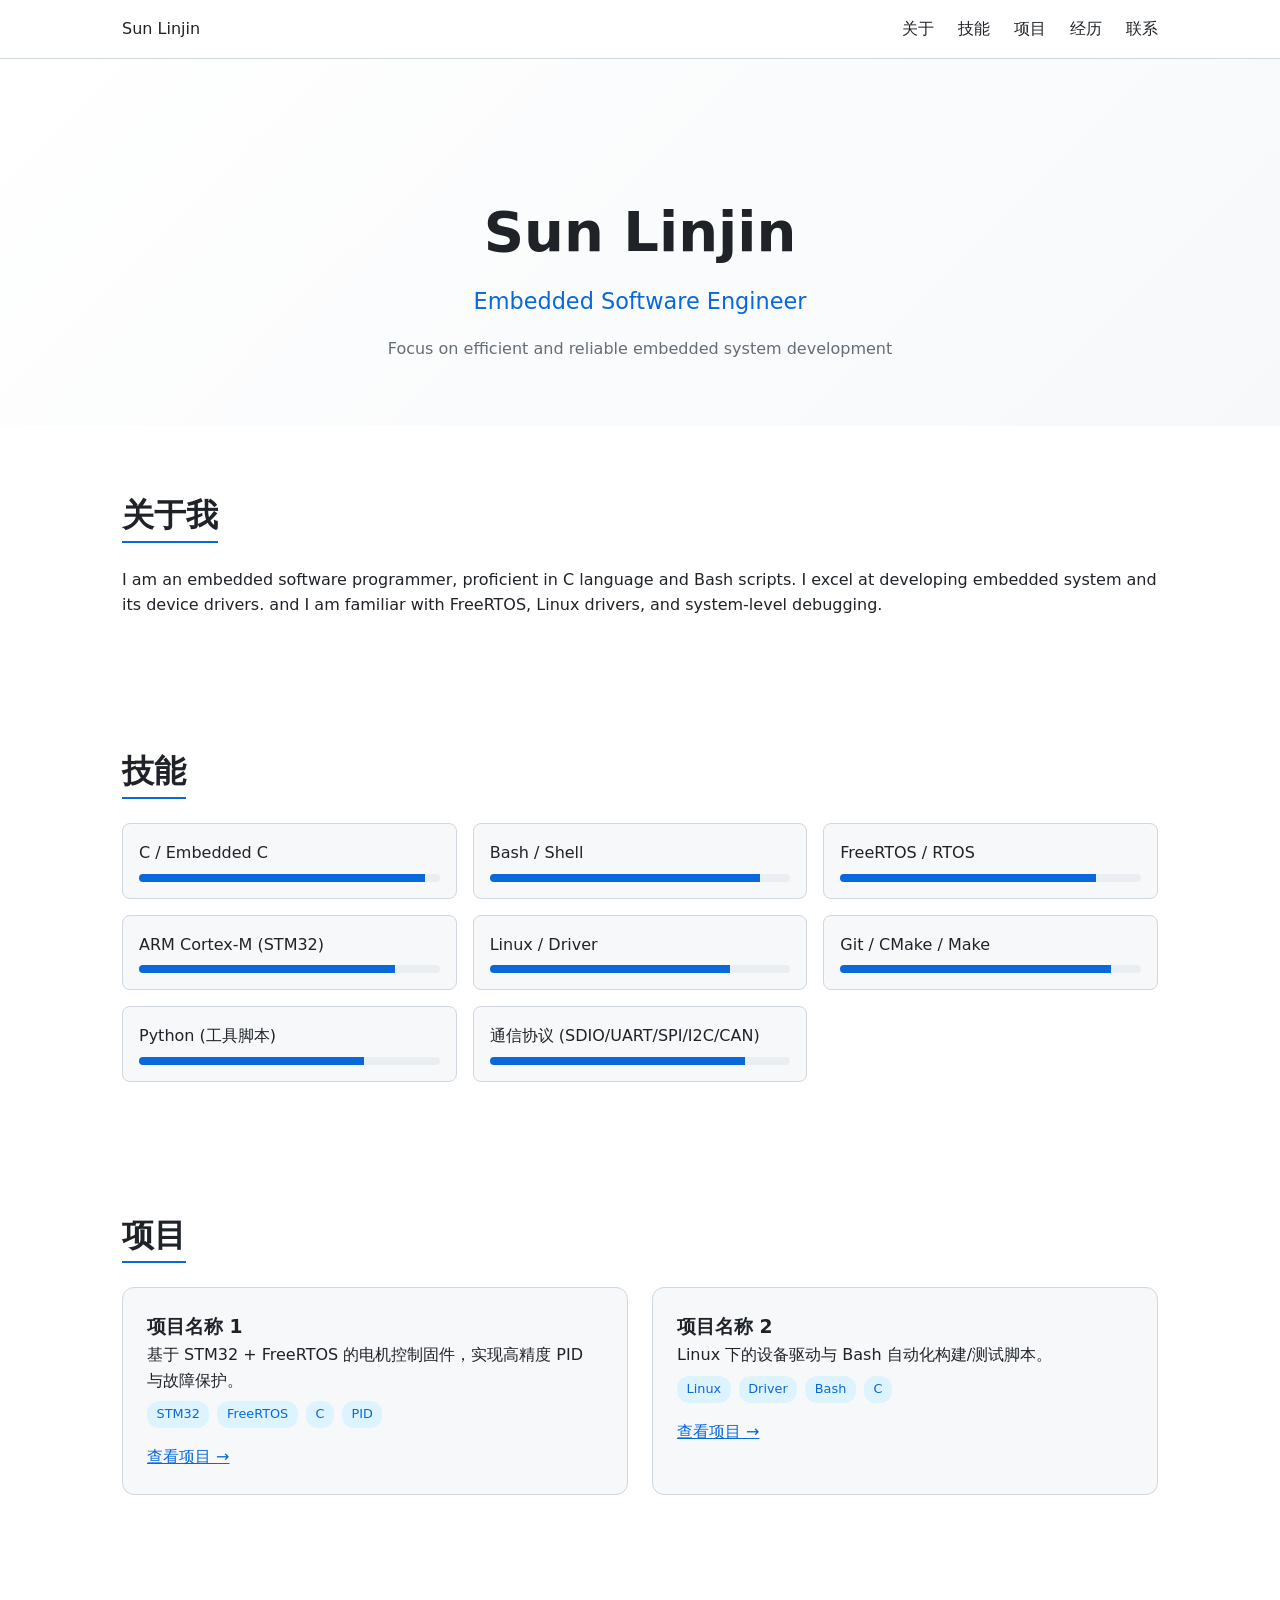
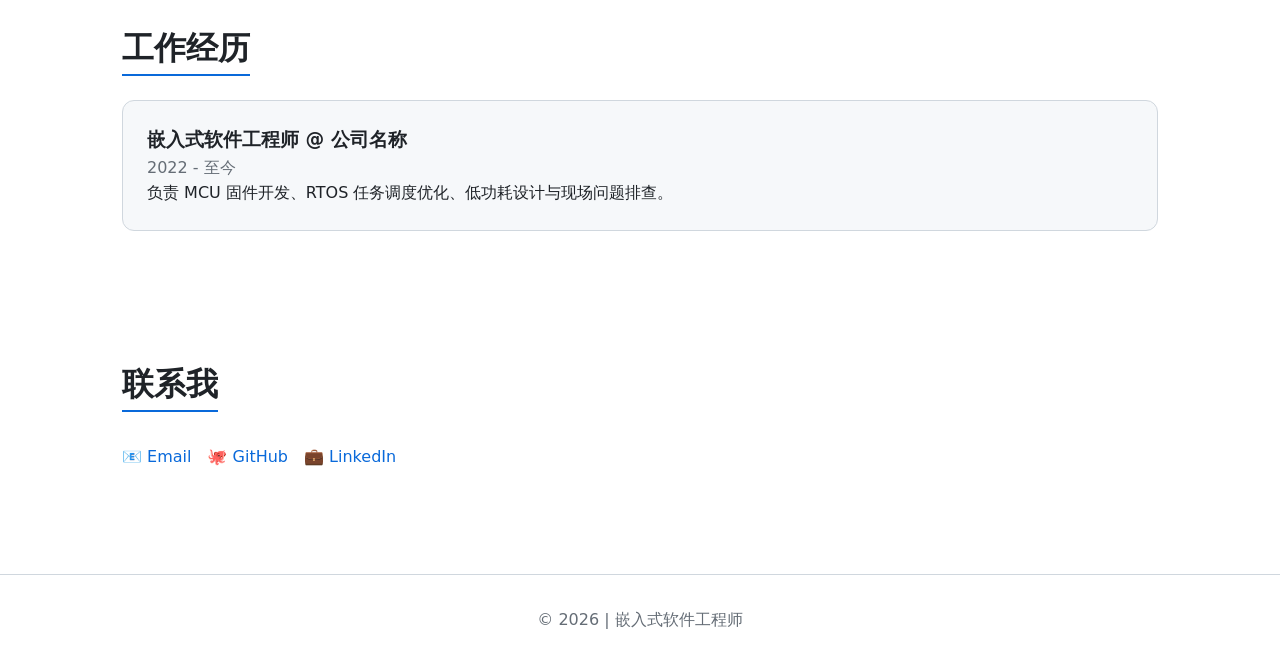
<file: index.html>
<!DOCTYPE html>
<html lang="zh-CN">
<head>
  <meta charset="UTF-8">
  <meta name="viewport" content="width=device-width, initial-scale=1.0">
  <title>个人主页</title>
  <link rel="stylesheet" href="style.css">
</head>
<body>
  <header>
    <nav>
      <div class="logo" id="nav-name"></div>
      <ul>
        <li><a href="#about">关于</a></li>
        <li><a href="#skills">技能</a></li>
        <li><a href="#projects">项目</a></li>
        <li><a href="#experience">经历</a></li>
        <li><a href="#contact">联系</a></li>
      </ul>
    </nav>
  </header>

  <section class="hero" id="hero">
    <h1 id="hero-name"></h1>
    <p class="subtitle" id="hero-title"></p>
    <p class="tagline" id="hero-tagline"></p>
  </section>

  <section id="about" class="section">
    <h2>关于我</h2>
    <p id="about-text"></p>
  </section>

  <section id="skills" class="section">
    <h2>技能</h2>
    <div id="skills-container" class="skills-grid"></div>
  </section>

  <section id="projects" class="section">
    <h2>项目</h2>
    <div id="projects-container" class="cards"></div>
  </section>

  <section id="experience" class="section">
    <h2>工作经历</h2>
    <div id="experience-container"></div>
  </section>

  <section id="contact" class="section">
    <h2>联系我</h2>
    <div id="contact-container" class="contact-links"></div>
  </section>

  <footer>
    <p>© <span id="year"></span> | 嵌入式软件工程师</p>
  </footer>

  <script src="config.js"></script>
  <script src="script.js"></script>
</body>
</html>
</file>
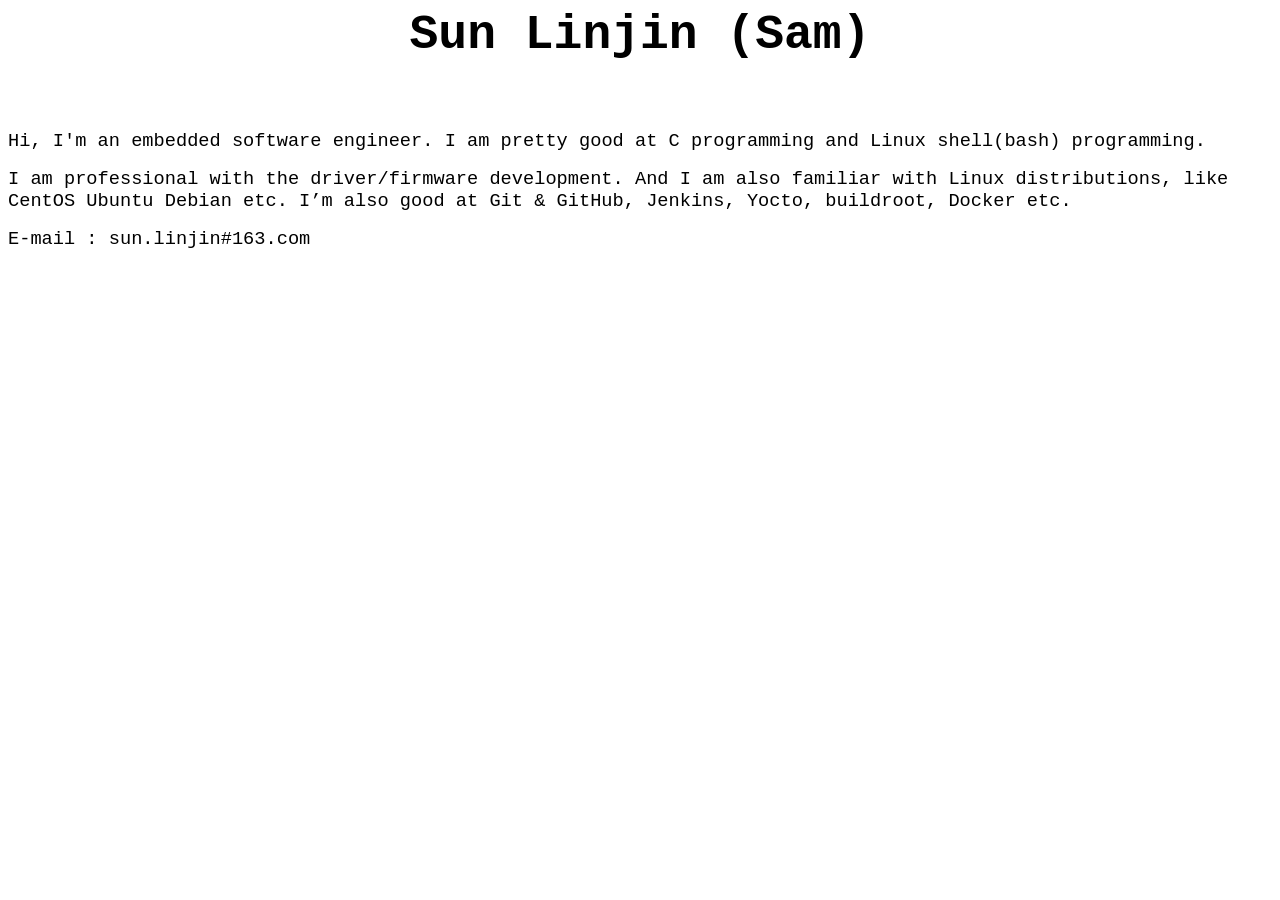
<file: Version_2026.11.24/index.html>
<!DOCTYPE HTML PUBLIC "-//W3C//DTD HTML 4.0 Transitional//EN">
<html>
<head>
	<meta http-equiv="content-type" content="text/html; charset=utf-8"/>
	<title></title>
	<meta name="generator" content="LibreOffice 6.0.7.3 (Linux)"/>
	<meta name="created" content="00:00:00"/>
	<meta name="changed" content="2020-04-10T16:11:20.432883574"/>
	<meta name="Originator" content="Microsoft Word 15"/>
	<meta name="ProgId" content="Word.Document"/>
	<meta name="created" content="00:00:00">
	<!--[if !mso]>
<style>
v\:* {behavior:url(#default#VML);}
o\:* {behavior:url(#default#VML);}
w\:* {behavior:url(#default#VML);}
.shape {behavior:url(#default#VML);}
</style>
<![endif]-->
	<!--[if gte mso 9]><xml>
 <w:WordDocument>
  <w:View>Print</w:View>
  <w:TrackMoves>false</w:TrackMoves>
  <w:TrackFormatting/>
  <w:ValidateAgainstSchemas/>
  <w:SaveIfXMLInvalid>false</w:SaveIfXMLInvalid>
  <w:IgnoreMixedContent>false</w:IgnoreMixedContent>
  <w:AlwaysShowPlaceholderText>false</w:AlwaysShowPlaceholderText>
  <w:DoNotPromoteQF/>
  <w:LidThemeOther>EN-US</w:LidThemeOther>
  <w:LidThemeAsian>ZH-CN</w:LidThemeAsian>
  <w:LidThemeComplexScript>X-NONE</w:LidThemeComplexScript>
  <w:Compatibility>
   <w:BreakWrappedTables/>
   <w:SplitPgBreakAndParaMark/>
   <w:UseFELayout/>
  </w:Compatibility>
  <w:BrowserLevel>MicrosoftInternetExplorer4</w:BrowserLevel>
  <m:mathPr>
   <m:mathFont m:val="Cambria Math"/>
   <m:brkBin m:val="before"/>
   <m:brkBinSub m:val="&#45;-"/>
   <m:smallFrac m:val="off"/>
   <m:dispDef/>
   <m:lMargin m:val="0"/>
   <m:rMargin m:val="0"/>
   <m:defJc m:val="centerGroup"/>
   <m:wrapIndent m:val="1440"/>
   <m:intLim m:val="subSup"/>
   <m:naryLim m:val="undOvr"/>
  </m:mathPr></w:WordDocument>
</xml><![endif]-->
	<!--[if gte mso 9]><xml>
 <w:LatentStyles DefLockedState="false" DefUnhideWhenUsed="false"
  DefSemiHidden="false" DefQFormat="false" DefPriority="99"
  LatentStyleCount="377">
  <w:LsdException Locked="false" Priority="0" QFormat="true" Name="Normal"/>
  <w:LsdException Locked="false" Priority="9" QFormat="true" Name="heading 1"/>
  <w:LsdException Locked="false" Priority="9" SemiHidden="true"
   UnhideWhenUsed="true" QFormat="true" Name="heading 2"/>
  <w:LsdException Locked="false" Priority="9" SemiHidden="true"
   UnhideWhenUsed="true" QFormat="true" Name="heading 3"/>
  <w:LsdException Locked="false" Priority="9" SemiHidden="true"
   UnhideWhenUsed="true" QFormat="true" Name="heading 4"/>
  <w:LsdException Locked="false" Priority="9" SemiHidden="true"
   UnhideWhenUsed="true" QFormat="true" Name="heading 5"/>
  <w:LsdException Locked="false" Priority="9" SemiHidden="true"
   UnhideWhenUsed="true" QFormat="true" Name="heading 6"/>
  <w:LsdException Locked="false" Priority="9" SemiHidden="true"
   UnhideWhenUsed="true" QFormat="true" Name="heading 7"/>
  <w:LsdException Locked="false" Priority="9" SemiHidden="true"
   UnhideWhenUsed="true" QFormat="true" Name="heading 8"/>
  <w:LsdException Locked="false" Priority="9" SemiHidden="true"
   UnhideWhenUsed="true" QFormat="true" Name="heading 9"/>
  <w:LsdException Locked="false" SemiHidden="true" UnhideWhenUsed="true"
   Name="index 1"/>
  <w:LsdException Locked="false" SemiHidden="true" UnhideWhenUsed="true"
   Name="index 2"/>
  <w:LsdException Locked="false" SemiHidden="true" UnhideWhenUsed="true"
   Name="index 3"/>
  <w:LsdException Locked="false" SemiHidden="true" UnhideWhenUsed="true"
   Name="index 4"/>
  <w:LsdException Locked="false" SemiHidden="true" UnhideWhenUsed="true"
   Name="index 5"/>
  <w:LsdException Locked="false" SemiHidden="true" UnhideWhenUsed="true"
   Name="index 6"/>
  <w:LsdException Locked="false" SemiHidden="true" UnhideWhenUsed="true"
   Name="index 7"/>
  <w:LsdException Locked="false" SemiHidden="true" UnhideWhenUsed="true"
   Name="index 8"/>
  <w:LsdException Locked="false" SemiHidden="true" UnhideWhenUsed="true"
   Name="index 9"/>
  <w:LsdException Locked="false" Priority="39" SemiHidden="true"
   UnhideWhenUsed="true" Name="toc 1"/>
  <w:LsdException Locked="false" Priority="39" SemiHidden="true"
   UnhideWhenUsed="true" Name="toc 2"/>
  <w:LsdException Locked="false" Priority="39" SemiHidden="true"
   UnhideWhenUsed="true" Name="toc 3"/>
  <w:LsdException Locked="false" Priority="39" SemiHidden="true"
   UnhideWhenUsed="true" Name="toc 4"/>
  <w:LsdException Locked="false" Priority="39" SemiHidden="true"
   UnhideWhenUsed="true" Name="toc 5"/>
  <w:LsdException Locked="false" Priority="39" SemiHidden="true"
   UnhideWhenUsed="true" Name="toc 6"/>
  <w:LsdException Locked="false" Priority="39" SemiHidden="true"
   UnhideWhenUsed="true" Name="toc 7"/>
  <w:LsdException Locked="false" Priority="39" SemiHidden="true"
   UnhideWhenUsed="true" Name="toc 8"/>
  <w:LsdException Locked="false" Priority="39" SemiHidden="true"
   UnhideWhenUsed="true" Name="toc 9"/>
  <w:LsdException Locked="false" SemiHidden="true" UnhideWhenUsed="true"
   Name="Normal Indent"/>
  <w:LsdException Locked="false" SemiHidden="true" UnhideWhenUsed="true"
   Name="footnote text"/>
  <w:LsdException Locked="false" SemiHidden="true" UnhideWhenUsed="true"
   Name="annotation text"/>
  <w:LsdException Locked="false" SemiHidden="true" UnhideWhenUsed="true"
   Name="header"/>
  <w:LsdException Locked="false" SemiHidden="true" UnhideWhenUsed="true"
   Name="footer"/>
  <w:LsdException Locked="false" SemiHidden="true" UnhideWhenUsed="true"
   Name="index heading"/>
  <w:LsdException Locked="false" Priority="35" SemiHidden="true"
   UnhideWhenUsed="true" QFormat="true" Name="caption"/>
  <w:LsdException Locked="false" SemiHidden="true" UnhideWhenUsed="true"
   Name="table of figures"/>
  <w:LsdException Locked="false" SemiHidden="true" UnhideWhenUsed="true"
   Name="envelope address"/>
  <w:LsdException Locked="false" SemiHidden="true" UnhideWhenUsed="true"
   Name="envelope return"/>
  <w:LsdException Locked="false" SemiHidden="true" UnhideWhenUsed="true"
   Name="footnote reference"/>
  <w:LsdException Locked="false" SemiHidden="true" UnhideWhenUsed="true"
   Name="annotation reference"/>
  <w:LsdException Locked="false" SemiHidden="true" UnhideWhenUsed="true"
   Name="line number"/>
  <w:LsdException Locked="false" SemiHidden="true" UnhideWhenUsed="true"
   Name="page number"/>
  <w:LsdException Locked="false" SemiHidden="true" UnhideWhenUsed="true"
   Name="endnote reference"/>
  <w:LsdException Locked="false" SemiHidden="true" UnhideWhenUsed="true"
   Name="endnote text"/>
  <w:LsdException Locked="false" SemiHidden="true" UnhideWhenUsed="true"
   Name="table of authorities"/>
  <w:LsdException Locked="false" SemiHidden="true" UnhideWhenUsed="true"
   Name="macro"/>
  <w:LsdException Locked="false" SemiHidden="true" UnhideWhenUsed="true"
   Name="toa heading"/>
  <w:LsdException Locked="false" SemiHidden="true" UnhideWhenUsed="true"
   Name="List"/>
  <w:LsdException Locked="false" SemiHidden="true" UnhideWhenUsed="true"
   Name="List Bullet"/>
  <w:LsdException Locked="false" SemiHidden="true" UnhideWhenUsed="true"
   Name="List Number"/>
  <w:LsdException Locked="false" SemiHidden="true" UnhideWhenUsed="true"
   Name="List 2"/>
  <w:LsdException Locked="false" SemiHidden="true" UnhideWhenUsed="true"
   Name="List 3"/>
  <w:LsdException Locked="false" SemiHidden="true" UnhideWhenUsed="true"
   Name="List 4"/>
  <w:LsdException Locked="false" SemiHidden="true" UnhideWhenUsed="true"
   Name="List 5"/>
  <w:LsdException Locked="false" SemiHidden="true" UnhideWhenUsed="true"
   Name="List Bullet 2"/>
  <w:LsdException Locked="false" SemiHidden="true" UnhideWhenUsed="true"
   Name="List Bullet 3"/>
  <w:LsdException Locked="false" SemiHidden="true" UnhideWhenUsed="true"
   Name="List Bullet 4"/>
  <w:LsdException Locked="false" SemiHidden="true" UnhideWhenUsed="true"
   Name="List Bullet 5"/>
  <w:LsdException Locked="false" SemiHidden="true" UnhideWhenUsed="true"
   Name="List Number 2"/>
  <w:LsdException Locked="false" SemiHidden="true" UnhideWhenUsed="true"
   Name="List Number 3"/>
  <w:LsdException Locked="false" SemiHidden="true" UnhideWhenUsed="true"
   Name="List Number 4"/>
  <w:LsdException Locked="false" SemiHidden="true" UnhideWhenUsed="true"
   Name="List Number 5"/>
  <w:LsdException Locked="false" Priority="10" QFormat="true" Name="Title"/>
  <w:LsdException Locked="false" SemiHidden="true" UnhideWhenUsed="true"
   Name="Closing"/>
  <w:LsdException Locked="false" SemiHidden="true" UnhideWhenUsed="true"
   Name="Signature"/>
  <w:LsdException Locked="false" Priority="1" SemiHidden="true"
   UnhideWhenUsed="true" Name="Default Paragraph Font"/>
  <w:LsdException Locked="false" SemiHidden="true" UnhideWhenUsed="true"
   Name="Body Text"/>
  <w:LsdException Locked="false" SemiHidden="true" UnhideWhenUsed="true"
   Name="Body Text Indent"/>
  <w:LsdException Locked="false" SemiHidden="true" UnhideWhenUsed="true"
   Name="List Continue"/>
  <w:LsdException Locked="false" SemiHidden="true" UnhideWhenUsed="true"
   Name="List Continue 2"/>
  <w:LsdException Locked="false" SemiHidden="true" UnhideWhenUsed="true"
   Name="List Continue 3"/>
  <w:LsdException Locked="false" SemiHidden="true" UnhideWhenUsed="true"
   Name="List Continue 4"/>
  <w:LsdException Locked="false" SemiHidden="true" UnhideWhenUsed="true"
   Name="List Continue 5"/>
  <w:LsdException Locked="false" SemiHidden="true" UnhideWhenUsed="true"
   Name="Message Header"/>
  <w:LsdException Locked="false" Priority="11" QFormat="true" Name="Subtitle"/>
  <w:LsdException Locked="false" SemiHidden="true" UnhideWhenUsed="true"
   Name="Salutation"/>
  <w:LsdException Locked="false" SemiHidden="true" UnhideWhenUsed="true"
   Name="Date"/>
  <w:LsdException Locked="false" SemiHidden="true" UnhideWhenUsed="true"
   Name="Body Text First Indent"/>
  <w:LsdException Locked="false" SemiHidden="true" UnhideWhenUsed="true"
   Name="Body Text First Indent 2"/>
  <w:LsdException Locked="false" SemiHidden="true" UnhideWhenUsed="true"
   Name="Note Heading"/>
  <w:LsdException Locked="false" SemiHidden="true" UnhideWhenUsed="true"
   Name="Body Text 2"/>
  <w:LsdException Locked="false" SemiHidden="true" UnhideWhenUsed="true"
   Name="Body Text 3"/>
  <w:LsdException Locked="false" SemiHidden="true" UnhideWhenUsed="true"
   Name="Body Text Indent 2"/>
  <w:LsdException Locked="false" SemiHidden="true" UnhideWhenUsed="true"
   Name="Body Text Indent 3"/>
  <w:LsdException Locked="false" SemiHidden="true" UnhideWhenUsed="true"
   Name="Block Text"/>
  <w:LsdException Locked="false" SemiHidden="true" UnhideWhenUsed="true"
   Name="Hyperlink"/>
  <w:LsdException Locked="false" SemiHidden="true" UnhideWhenUsed="true"
   Name="FollowedHyperlink"/>
  <w:LsdException Locked="false" Priority="22" QFormat="true" Name="Strong"/>
  <w:LsdException Locked="false" Priority="20" QFormat="true" Name="Emphasis"/>
  <w:LsdException Locked="false" SemiHidden="true" UnhideWhenUsed="true"
   Name="Document Map"/>
  <w:LsdException Locked="false" SemiHidden="true" UnhideWhenUsed="true"
   Name="Plain Text"/>
  <w:LsdException Locked="false" SemiHidden="true" UnhideWhenUsed="true"
   Name="E-mail Signature"/>
  <w:LsdException Locked="false" SemiHidden="true" UnhideWhenUsed="true"
   Name="HTML Top of Form"/>
  <w:LsdException Locked="false" SemiHidden="true" UnhideWhenUsed="true"
   Name="HTML Bottom of Form"/>
  <w:LsdException Locked="false" SemiHidden="true" UnhideWhenUsed="true"
   Name="Normal (Web)"/>
  <w:LsdException Locked="false" SemiHidden="true" UnhideWhenUsed="true"
   Name="HTML Acronym"/>
  <w:LsdException Locked="false" SemiHidden="true" UnhideWhenUsed="true"
   Name="HTML Address"/>
  <w:LsdException Locked="false" SemiHidden="true" UnhideWhenUsed="true"
   Name="HTML Cite"/>
  <w:LsdException Locked="false" SemiHidden="true" UnhideWhenUsed="true"
   Name="HTML Code"/>
  <w:LsdException Locked="false" SemiHidden="true" UnhideWhenUsed="true"
   Name="HTML Definition"/>
  <w:LsdException Locked="false" SemiHidden="true" UnhideWhenUsed="true"
   Name="HTML Keyboard"/>
  <w:LsdException Locked="false" SemiHidden="true" UnhideWhenUsed="true"
   Name="HTML Preformatted"/>
  <w:LsdException Locked="false" SemiHidden="true" UnhideWhenUsed="true"
   Name="HTML Sample"/>
  <w:LsdException Locked="false" SemiHidden="true" UnhideWhenUsed="true"
   Name="HTML Typewriter"/>
  <w:LsdException Locked="false" SemiHidden="true" UnhideWhenUsed="true"
   Name="HTML Variable"/>
  <w:LsdException Locked="false" SemiHidden="true" UnhideWhenUsed="true"
   Name="Normal Table"/>
  <w:LsdException Locked="false" SemiHidden="true" UnhideWhenUsed="true"
   Name="annotation subject"/>
  <w:LsdException Locked="false" SemiHidden="true" UnhideWhenUsed="true"
   Name="No List"/>
  <w:LsdException Locked="false" SemiHidden="true" UnhideWhenUsed="true"
   Name="Outline List 1"/>
  <w:LsdException Locked="false" SemiHidden="true" UnhideWhenUsed="true"
   Name="Outline List 2"/>
  <w:LsdException Locked="false" SemiHidden="true" UnhideWhenUsed="true"
   Name="Outline List 3"/>
  <w:LsdException Locked="false" SemiHidden="true" UnhideWhenUsed="true"
   Name="Table Simple 1"/>
  <w:LsdException Locked="false" SemiHidden="true" UnhideWhenUsed="true"
   Name="Table Simple 2"/>
  <w:LsdException Locked="false" SemiHidden="true" UnhideWhenUsed="true"
   Name="Table Simple 3"/>
  <w:LsdException Locked="false" SemiHidden="true" UnhideWhenUsed="true"
   Name="Table Classic 1"/>
  <w:LsdException Locked="false" SemiHidden="true" UnhideWhenUsed="true"
   Name="Table Classic 2"/>
  <w:LsdException Locked="false" SemiHidden="true" UnhideWhenUsed="true"
   Name="Table Classic 3"/>
  <w:LsdException Locked="false" SemiHidden="true" UnhideWhenUsed="true"
   Name="Table Classic 4"/>
  <w:LsdException Locked="false" SemiHidden="true" UnhideWhenUsed="true"
   Name="Table Colorful 1"/>
  <w:LsdException Locked="false" SemiHidden="true" UnhideWhenUsed="true"
   Name="Table Colorful 2"/>
  <w:LsdException Locked="false" SemiHidden="true" UnhideWhenUsed="true"
   Name="Table Colorful 3"/>
  <w:LsdException Locked="false" SemiHidden="true" UnhideWhenUsed="true"
   Name="Table Columns 1"/>
  <w:LsdException Locked="false" SemiHidden="true" UnhideWhenUsed="true"
   Name="Table Columns 2"/>
  <w:LsdException Locked="false" SemiHidden="true" UnhideWhenUsed="true"
   Name="Table Columns 3"/>
  <w:LsdException Locked="false" SemiHidden="true" UnhideWhenUsed="true"
   Name="Table Columns 4"/>
  <w:LsdException Locked="false" SemiHidden="true" UnhideWhenUsed="true"
   Name="Table Columns 5"/>
  <w:LsdException Locked="false" SemiHidden="true" UnhideWhenUsed="true"
   Name="Table Grid 1"/>
  <w:LsdException Locked="false" SemiHidden="true" UnhideWhenUsed="true"
   Name="Table Grid 2"/>
  <w:LsdException Locked="false" SemiHidden="true" UnhideWhenUsed="true"
   Name="Table Grid 3"/>
  <w:LsdException Locked="false" SemiHidden="true" UnhideWhenUsed="true"
   Name="Table Grid 4"/>
  <w:LsdException Locked="false" SemiHidden="true" UnhideWhenUsed="true"
   Name="Table Grid 5"/>
  <w:LsdException Locked="false" SemiHidden="true" UnhideWhenUsed="true"
   Name="Table Grid 6"/>
  <w:LsdException Locked="false" SemiHidden="true" UnhideWhenUsed="true"
   Name="Table Grid 7"/>
  <w:LsdException Locked="false" SemiHidden="true" UnhideWhenUsed="true"
   Name="Table Grid 8"/>
  <w:LsdException Locked="false" SemiHidden="true" UnhideWhenUsed="true"
   Name="Table List 1"/>
  <w:LsdException Locked="false" SemiHidden="true" UnhideWhenUsed="true"
   Name="Table List 2"/>
  <w:LsdException Locked="false" SemiHidden="true" UnhideWhenUsed="true"
   Name="Table List 3"/>
  <w:LsdException Locked="false" SemiHidden="true" UnhideWhenUsed="true"
   Name="Table List 4"/>
  <w:LsdException Locked="false" SemiHidden="true" UnhideWhenUsed="true"
   Name="Table List 5"/>
  <w:LsdException Locked="false" SemiHidden="true" UnhideWhenUsed="true"
   Name="Table List 6"/>
  <w:LsdException Locked="false" SemiHidden="true" UnhideWhenUsed="true"
   Name="Table List 7"/>
  <w:LsdException Locked="false" SemiHidden="true" UnhideWhenUsed="true"
   Name="Table List 8"/>
  <w:LsdException Locked="false" SemiHidden="true" UnhideWhenUsed="true"
   Name="Table 3D effects 1"/>
  <w:LsdException Locked="false" SemiHidden="true" UnhideWhenUsed="true"
   Name="Table 3D effects 2"/>
  <w:LsdException Locked="false" SemiHidden="true" UnhideWhenUsed="true"
   Name="Table 3D effects 3"/>
  <w:LsdException Locked="false" SemiHidden="true" UnhideWhenUsed="true"
   Name="Table Contemporary"/>
  <w:LsdException Locked="false" SemiHidden="true" UnhideWhenUsed="true"
   Name="Table Elegant"/>
  <w:LsdException Locked="false" SemiHidden="true" UnhideWhenUsed="true"
   Name="Table Professional"/>
  <w:LsdException Locked="false" SemiHidden="true" UnhideWhenUsed="true"
   Name="Table Subtle 1"/>
  <w:LsdException Locked="false" SemiHidden="true" UnhideWhenUsed="true"
   Name="Table Subtle 2"/>
  <w:LsdException Locked="false" SemiHidden="true" UnhideWhenUsed="true"
   Name="Table Web 1"/>
  <w:LsdException Locked="false" SemiHidden="true" UnhideWhenUsed="true"
   Name="Table Web 2"/>
  <w:LsdException Locked="false" SemiHidden="true" UnhideWhenUsed="true"
   Name="Table Web 3"/>
  <w:LsdException Locked="false" SemiHidden="true" UnhideWhenUsed="true"
   Name="Balloon Text"/>
  <w:LsdException Locked="false" Priority="39" Name="Table Grid"/>
  <w:LsdException Locked="false" SemiHidden="true" UnhideWhenUsed="true"
   Name="Table Theme"/>
  <w:LsdException Locked="false" SemiHidden="true" Name="Placeholder Text"/>
  <w:LsdException Locked="false" Priority="1" QFormat="true" Name="No Spacing"/>
  <w:LsdException Locked="false" Priority="60" Name="Light Shading"/>
  <w:LsdException Locked="false" Priority="61" Name="Light List"/>
  <w:LsdException Locked="false" Priority="62" Name="Light Grid"/>
  <w:LsdException Locked="false" Priority="63" Name="Medium Shading 1"/>
  <w:LsdException Locked="false" Priority="64" Name="Medium Shading 2"/>
  <w:LsdException Locked="false" Priority="65" Name="Medium List 1"/>
  <w:LsdException Locked="false" Priority="66" Name="Medium List 2"/>
  <w:LsdException Locked="false" Priority="67" Name="Medium Grid 1"/>
  <w:LsdException Locked="false" Priority="68" Name="Medium Grid 2"/>
  <w:LsdException Locked="false" Priority="69" Name="Medium Grid 3"/>
  <w:LsdException Locked="false" Priority="70" Name="Dark List"/>
  <w:LsdException Locked="false" Priority="71" Name="Colorful Shading"/>
  <w:LsdException Locked="false" Priority="72" Name="Colorful List"/>
  <w:LsdException Locked="false" Priority="73" Name="Colorful Grid"/>
  <w:LsdException Locked="false" Priority="60" Name="Light Shading Accent 1"/>
  <w:LsdException Locked="false" Priority="61" Name="Light List Accent 1"/>
  <w:LsdException Locked="false" Priority="62" Name="Light Grid Accent 1"/>
  <w:LsdException Locked="false" Priority="63" Name="Medium Shading 1 Accent 1"/>
  <w:LsdException Locked="false" Priority="64" Name="Medium Shading 2 Accent 1"/>
  <w:LsdException Locked="false" Priority="65" Name="Medium List 1 Accent 1"/>
  <w:LsdException Locked="false" SemiHidden="true" Name="Revision"/>
  <w:LsdException Locked="false" Priority="34" QFormat="true"
   Name="List Paragraph"/>
  <w:LsdException Locked="false" Priority="29" QFormat="true" Name="Quote"/>
  <w:LsdException Locked="false" Priority="30" QFormat="true"
   Name="Intense Quote"/>
  <w:LsdException Locked="false" Priority="66" Name="Medium List 2 Accent 1"/>
  <w:LsdException Locked="false" Priority="67" Name="Medium Grid 1 Accent 1"/>
  <w:LsdException Locked="false" Priority="68" Name="Medium Grid 2 Accent 1"/>
  <w:LsdException Locked="false" Priority="69" Name="Medium Grid 3 Accent 1"/>
  <w:LsdException Locked="false" Priority="70" Name="Dark List Accent 1"/>
  <w:LsdException Locked="false" Priority="71" Name="Colorful Shading Accent 1"/>
  <w:LsdException Locked="false" Priority="72" Name="Colorful List Accent 1"/>
  <w:LsdException Locked="false" Priority="73" Name="Colorful Grid Accent 1"/>
  <w:LsdException Locked="false" Priority="60" Name="Light Shading Accent 2"/>
  <w:LsdException Locked="false" Priority="61" Name="Light List Accent 2"/>
  <w:LsdException Locked="false" Priority="62" Name="Light Grid Accent 2"/>
  <w:LsdException Locked="false" Priority="63" Name="Medium Shading 1 Accent 2"/>
  <w:LsdException Locked="false" Priority="64" Name="Medium Shading 2 Accent 2"/>
  <w:LsdException Locked="false" Priority="65" Name="Medium List 1 Accent 2"/>
  <w:LsdException Locked="false" Priority="66" Name="Medium List 2 Accent 2"/>
  <w:LsdException Locked="false" Priority="67" Name="Medium Grid 1 Accent 2"/>
  <w:LsdException Locked="false" Priority="68" Name="Medium Grid 2 Accent 2"/>
  <w:LsdException Locked="false" Priority="69" Name="Medium Grid 3 Accent 2"/>
  <w:LsdException Locked="false" Priority="70" Name="Dark List Accent 2"/>
  <w:LsdException Locked="false" Priority="71" Name="Colorful Shading Accent 2"/>
  <w:LsdException Locked="false" Priority="72" Name="Colorful List Accent 2"/>
  <w:LsdException Locked="false" Priority="73" Name="Colorful Grid Accent 2"/>
  <w:LsdException Locked="false" Priority="60" Name="Light Shading Accent 3"/>
  <w:LsdException Locked="false" Priority="61" Name="Light List Accent 3"/>
  <w:LsdException Locked="false" Priority="62" Name="Light Grid Accent 3"/>
  <w:LsdException Locked="false" Priority="63" Name="Medium Shading 1 Accent 3"/>
  <w:LsdException Locked="false" Priority="64" Name="Medium Shading 2 Accent 3"/>
  <w:LsdException Locked="false" Priority="65" Name="Medium List 1 Accent 3"/>
  <w:LsdException Locked="false" Priority="66" Name="Medium List 2 Accent 3"/>
  <w:LsdException Locked="false" Priority="67" Name="Medium Grid 1 Accent 3"/>
  <w:LsdException Locked="false" Priority="68" Name="Medium Grid 2 Accent 3"/>
  <w:LsdException Locked="false" Priority="69" Name="Medium Grid 3 Accent 3"/>
  <w:LsdException Locked="false" Priority="70" Name="Dark List Accent 3"/>
  <w:LsdException Locked="false" Priority="71" Name="Colorful Shading Accent 3"/>
  <w:LsdException Locked="false" Priority="72" Name="Colorful List Accent 3"/>
  <w:LsdException Locked="false" Priority="73" Name="Colorful Grid Accent 3"/>
  <w:LsdException Locked="false" Priority="60" Name="Light Shading Accent 4"/>
  <w:LsdException Locked="false" Priority="61" Name="Light List Accent 4"/>
  <w:LsdException Locked="false" Priority="62" Name="Light Grid Accent 4"/>
  <w:LsdException Locked="false" Priority="63" Name="Medium Shading 1 Accent 4"/>
  <w:LsdException Locked="false" Priority="64" Name="Medium Shading 2 Accent 4"/>
  <w:LsdException Locked="false" Priority="65" Name="Medium List 1 Accent 4"/>
  <w:LsdException Locked="false" Priority="66" Name="Medium List 2 Accent 4"/>
  <w:LsdException Locked="false" Priority="67" Name="Medium Grid 1 Accent 4"/>
  <w:LsdException Locked="false" Priority="68" Name="Medium Grid 2 Accent 4"/>
  <w:LsdException Locked="false" Priority="69" Name="Medium Grid 3 Accent 4"/>
  <w:LsdException Locked="false" Priority="70" Name="Dark List Accent 4"/>
  <w:LsdException Locked="false" Priority="71" Name="Colorful Shading Accent 4"/>
  <w:LsdException Locked="false" Priority="72" Name="Colorful List Accent 4"/>
  <w:LsdException Locked="false" Priority="73" Name="Colorful Grid Accent 4"/>
  <w:LsdException Locked="false" Priority="60" Name="Light Shading Accent 5"/>
  <w:LsdException Locked="false" Priority="61" Name="Light List Accent 5"/>
  <w:LsdException Locked="false" Priority="62" Name="Light Grid Accent 5"/>
  <w:LsdException Locked="false" Priority="63" Name="Medium Shading 1 Accent 5"/>
  <w:LsdException Locked="false" Priority="64" Name="Medium Shading 2 Accent 5"/>
  <w:LsdException Locked="false" Priority="65" Name="Medium List 1 Accent 5"/>
  <w:LsdException Locked="false" Priority="66" Name="Medium List 2 Accent 5"/>
  <w:LsdException Locked="false" Priority="67" Name="Medium Grid 1 Accent 5"/>
  <w:LsdException Locked="false" Priority="68" Name="Medium Grid 2 Accent 5"/>
  <w:LsdException Locked="false" Priority="69" Name="Medium Grid 3 Accent 5"/>
  <w:LsdException Locked="false" Priority="70" Name="Dark List Accent 5"/>
  <w:LsdException Locked="false" Priority="71" Name="Colorful Shading Accent 5"/>
  <w:LsdException Locked="false" Priority="72" Name="Colorful List Accent 5"/>
  <w:LsdException Locked="false" Priority="73" Name="Colorful Grid Accent 5"/>
  <w:LsdException Locked="false" Priority="60" Name="Light Shading Accent 6"/>
  <w:LsdException Locked="false" Priority="61" Name="Light List Accent 6"/>
  <w:LsdException Locked="false" Priority="62" Name="Light Grid Accent 6"/>
  <w:LsdException Locked="false" Priority="63" Name="Medium Shading 1 Accent 6"/>
  <w:LsdException Locked="false" Priority="64" Name="Medium Shading 2 Accent 6"/>
  <w:LsdException Locked="false" Priority="65" Name="Medium List 1 Accent 6"/>
  <w:LsdException Locked="false" Priority="66" Name="Medium List 2 Accent 6"/>
  <w:LsdException Locked="false" Priority="67" Name="Medium Grid 1 Accent 6"/>
  <w:LsdException Locked="false" Priority="68" Name="Medium Grid 2 Accent 6"/>
  <w:LsdException Locked="false" Priority="69" Name="Medium Grid 3 Accent 6"/>
  <w:LsdException Locked="false" Priority="70" Name="Dark List Accent 6"/>
  <w:LsdException Locked="false" Priority="71" Name="Colorful Shading Accent 6"/>
  <w:LsdException Locked="false" Priority="72" Name="Colorful List Accent 6"/>
  <w:LsdException Locked="false" Priority="73" Name="Colorful Grid Accent 6"/>
  <w:LsdException Locked="false" Priority="19" QFormat="true"
   Name="Subtle Emphasis"/>
  <w:LsdException Locked="false" Priority="21" QFormat="true"
   Name="Intense Emphasis"/>
  <w:LsdException Locked="false" Priority="31" QFormat="true"
   Name="Subtle Reference"/>
  <w:LsdException Locked="false" Priority="32" QFormat="true"
   Name="Intense Reference"/>
  <w:LsdException Locked="false" Priority="33" QFormat="true" Name="Book Title"/>
  <w:LsdException Locked="false" Priority="37" SemiHidden="true"
   UnhideWhenUsed="true" Name="Bibliography"/>
  <w:LsdException Locked="false" Priority="39" SemiHidden="true"
   UnhideWhenUsed="true" QFormat="true" Name="TOC Heading"/>
  <w:LsdException Locked="false" Priority="41" Name="Plain Table 1"/>
  <w:LsdException Locked="false" Priority="42" Name="Plain Table 2"/>
  <w:LsdException Locked="false" Priority="43" Name="Plain Table 3"/>
  <w:LsdException Locked="false" Priority="44" Name="Plain Table 4"/>
  <w:LsdException Locked="false" Priority="45" Name="Plain Table 5"/>
  <w:LsdException Locked="false" Priority="40" Name="Grid Table Light"/>
  <w:LsdException Locked="false" Priority="46" Name="Grid Table 1 Light"/>
  <w:LsdException Locked="false" Priority="47" Name="Grid Table 2"/>
  <w:LsdException Locked="false" Priority="48" Name="Grid Table 3"/>
  <w:LsdException Locked="false" Priority="49" Name="Grid Table 4"/>
  <w:LsdException Locked="false" Priority="50" Name="Grid Table 5 Dark"/>
  <w:LsdException Locked="false" Priority="51" Name="Grid Table 6 Colorful"/>
  <w:LsdException Locked="false" Priority="52" Name="Grid Table 7 Colorful"/>
  <w:LsdException Locked="false" Priority="46"
   Name="Grid Table 1 Light Accent 1"/>
  <w:LsdException Locked="false" Priority="47" Name="Grid Table 2 Accent 1"/>
  <w:LsdException Locked="false" Priority="48" Name="Grid Table 3 Accent 1"/>
  <w:LsdException Locked="false" Priority="49" Name="Grid Table 4 Accent 1"/>
  <w:LsdException Locked="false" Priority="50" Name="Grid Table 5 Dark Accent 1"/>
  <w:LsdException Locked="false" Priority="51"
   Name="Grid Table 6 Colorful Accent 1"/>
  <w:LsdException Locked="false" Priority="52"
   Name="Grid Table 7 Colorful Accent 1"/>
  <w:LsdException Locked="false" Priority="46"
   Name="Grid Table 1 Light Accent 2"/>
  <w:LsdException Locked="false" Priority="47" Name="Grid Table 2 Accent 2"/>
  <w:LsdException Locked="false" Priority="48" Name="Grid Table 3 Accent 2"/>
  <w:LsdException Locked="false" Priority="49" Name="Grid Table 4 Accent 2"/>
  <w:LsdException Locked="false" Priority="50" Name="Grid Table 5 Dark Accent 2"/>
  <w:LsdException Locked="false" Priority="51"
   Name="Grid Table 6 Colorful Accent 2"/>
  <w:LsdException Locked="false" Priority="52"
   Name="Grid Table 7 Colorful Accent 2"/>
  <w:LsdException Locked="false" Priority="46"
   Name="Grid Table 1 Light Accent 3"/>
  <w:LsdException Locked="false" Priority="47" Name="Grid Table 2 Accent 3"/>
  <w:LsdException Locked="false" Priority="48" Name="Grid Table 3 Accent 3"/>
  <w:LsdException Locked="false" Priority="49" Name="Grid Table 4 Accent 3"/>
  <w:LsdException Locked="false" Priority="50" Name="Grid Table 5 Dark Accent 3"/>
  <w:LsdException Locked="false" Priority="51"
   Name="Grid Table 6 Colorful Accent 3"/>
  <w:LsdException Locked="false" Priority="52"
   Name="Grid Table 7 Colorful Accent 3"/>
  <w:LsdException Locked="false" Priority="46"
   Name="Grid Table 1 Light Accent 4"/>
  <w:LsdException Locked="false" Priority="47" Name="Grid Table 2 Accent 4"/>
  <w:LsdException Locked="false" Priority="48" Name="Grid Table 3 Accent 4"/>
  <w:LsdException Locked="false" Priority="49" Name="Grid Table 4 Accent 4"/>
  <w:LsdException Locked="false" Priority="50" Name="Grid Table 5 Dark Accent 4"/>
  <w:LsdException Locked="false" Priority="51"
   Name="Grid Table 6 Colorful Accent 4"/>
  <w:LsdException Locked="false" Priority="52"
   Name="Grid Table 7 Colorful Accent 4"/>
  <w:LsdException Locked="false" Priority="46"
   Name="Grid Table 1 Light Accent 5"/>
  <w:LsdException Locked="false" Priority="47" Name="Grid Table 2 Accent 5"/>
  <w:LsdException Locked="false" Priority="48" Name="Grid Table 3 Accent 5"/>
  <w:LsdException Locked="false" Priority="49" Name="Grid Table 4 Accent 5"/>
  <w:LsdException Locked="false" Priority="50" Name="Grid Table 5 Dark Accent 5"/>
  <w:LsdException Locked="false" Priority="51"
   Name="Grid Table 6 Colorful Accent 5"/>
  <w:LsdException Locked="false" Priority="52"
   Name="Grid Table 7 Colorful Accent 5"/>
  <w:LsdException Locked="false" Priority="46"
   Name="Grid Table 1 Light Accent 6"/>
  <w:LsdException Locked="false" Priority="47" Name="Grid Table 2 Accent 6"/>
  <w:LsdException Locked="false" Priority="48" Name="Grid Table 3 Accent 6"/>
  <w:LsdException Locked="false" Priority="49" Name="Grid Table 4 Accent 6"/>
  <w:LsdException Locked="false" Priority="50" Name="Grid Table 5 Dark Accent 6"/>
  <w:LsdException Locked="false" Priority="51"
   Name="Grid Table 6 Colorful Accent 6"/>
  <w:LsdException Locked="false" Priority="52"
   Name="Grid Table 7 Colorful Accent 6"/>
  <w:LsdException Locked="false" Priority="46" Name="List Table 1 Light"/>
  <w:LsdException Locked="false" Priority="47" Name="List Table 2"/>
  <w:LsdException Locked="false" Priority="48" Name="List Table 3"/>
  <w:LsdException Locked="false" Priority="49" Name="List Table 4"/>
  <w:LsdException Locked="false" Priority="50" Name="List Table 5 Dark"/>
  <w:LsdException Locked="false" Priority="51" Name="List Table 6 Colorful"/>
  <w:LsdException Locked="false" Priority="52" Name="List Table 7 Colorful"/>
  <w:LsdException Locked="false" Priority="46"
   Name="List Table 1 Light Accent 1"/>
  <w:LsdException Locked="false" Priority="47" Name="List Table 2 Accent 1"/>
  <w:LsdException Locked="false" Priority="48" Name="List Table 3 Accent 1"/>
  <w:LsdException Locked="false" Priority="49" Name="List Table 4 Accent 1"/>
  <w:LsdException Locked="false" Priority="50" Name="List Table 5 Dark Accent 1"/>
  <w:LsdException Locked="false" Priority="51"
   Name="List Table 6 Colorful Accent 1"/>
  <w:LsdException Locked="false" Priority="52"
   Name="List Table 7 Colorful Accent 1"/>
  <w:LsdException Locked="false" Priority="46"
   Name="List Table 1 Light Accent 2"/>
  <w:LsdException Locked="false" Priority="47" Name="List Table 2 Accent 2"/>
  <w:LsdException Locked="false" Priority="48" Name="List Table 3 Accent 2"/>
  <w:LsdException Locked="false" Priority="49" Name="List Table 4 Accent 2"/>
  <w:LsdException Locked="false" Priority="50" Name="List Table 5 Dark Accent 2"/>
  <w:LsdException Locked="false" Priority="51"
   Name="List Table 6 Colorful Accent 2"/>
  <w:LsdException Locked="false" Priority="52"
   Name="List Table 7 Colorful Accent 2"/>
  <w:LsdException Locked="false" Priority="46"
   Name="List Table 1 Light Accent 3"/>
  <w:LsdException Locked="false" Priority="47" Name="List Table 2 Accent 3"/>
  <w:LsdException Locked="false" Priority="48" Name="List Table 3 Accent 3"/>
  <w:LsdException Locked="false" Priority="49" Name="List Table 4 Accent 3"/>
  <w:LsdException Locked="false" Priority="50" Name="List Table 5 Dark Accent 3"/>
  <w:LsdException Locked="false" Priority="51"
   Name="List Table 6 Colorful Accent 3"/>
  <w:LsdException Locked="false" Priority="52"
   Name="List Table 7 Colorful Accent 3"/>
  <w:LsdException Locked="false" Priority="46"
   Name="List Table 1 Light Accent 4"/>
  <w:LsdException Locked="false" Priority="47" Name="List Table 2 Accent 4"/>
  <w:LsdException Locked="false" Priority="48" Name="List Table 3 Accent 4"/>
  <w:LsdException Locked="false" Priority="49" Name="List Table 4 Accent 4"/>
  <w:LsdException Locked="false" Priority="50" Name="List Table 5 Dark Accent 4"/>
  <w:LsdException Locked="false" Priority="51"
   Name="List Table 6 Colorful Accent 4"/>
  <w:LsdException Locked="false" Priority="52"
   Name="List Table 7 Colorful Accent 4"/>
  <w:LsdException Locked="false" Priority="46"
   Name="List Table 1 Light Accent 5"/>
  <w:LsdException Locked="false" Priority="47" Name="List Table 2 Accent 5"/>
  <w:LsdException Locked="false" Priority="48" Name="List Table 3 Accent 5"/>
  <w:LsdException Locked="false" Priority="49" Name="List Table 4 Accent 5"/>
  <w:LsdException Locked="false" Priority="50" Name="List Table 5 Dark Accent 5"/>
  <w:LsdException Locked="false" Priority="51"
   Name="List Table 6 Colorful Accent 5"/>
  <w:LsdException Locked="false" Priority="52"
   Name="List Table 7 Colorful Accent 5"/>
  <w:LsdException Locked="false" Priority="46"
   Name="List Table 1 Light Accent 6"/>
  <w:LsdException Locked="false" Priority="47" Name="List Table 2 Accent 6"/>
  <w:LsdException Locked="false" Priority="48" Name="List Table 3 Accent 6"/>
  <w:LsdException Locked="false" Priority="49" Name="List Table 4 Accent 6"/>
  <w:LsdException Locked="false" Priority="50" Name="List Table 5 Dark Accent 6"/>
  <w:LsdException Locked="false" Priority="51"
   Name="List Table 6 Colorful Accent 6"/>
  <w:LsdException Locked="false" Priority="52"
   Name="List Table 7 Colorful Accent 6"/>
  <w:LsdException Locked="false" SemiHidden="true" UnhideWhenUsed="true"
   Name="Mention"/>
  <w:LsdException Locked="false" SemiHidden="true" UnhideWhenUsed="true"
   Name="Smart Hyperlink"/>
  <w:LsdException Locked="false" SemiHidden="true" UnhideWhenUsed="true"
   Name="Hashtag"/>
  <w:LsdException Locked="false" SemiHidden="true" UnhideWhenUsed="true"
   Name="Unresolved Mention"/>
  <w:LsdException Locked="false" SemiHidden="true" UnhideWhenUsed="true"
   Name="Smart Link"/>
  <w:LsdException Locked="false" SemiHidden="true" UnhideWhenUsed="true"
   Name="Smart Link Error"/>
 </w:LatentStyles>
</xml><![endif]-->
	<!--[if gte mso 10]>
<style>
 /* Style Definitions */
 table.MsoNormalTable
	{mso-style-name:普通表格;
	mso-tstyle-rowband-size:0;
	mso-tstyle-colband-size:0;
	mso-style-noshow:yes;
	mso-style-priority:99;
	mso-style-parent:"";
	mso-padding-alt:0cm 5.4pt 0cm 5.4pt;
	mso-para-margin:0cm;
	mso-para-margin-bottom:.0001pt;
	mso-pagination:widow-orphan;
	font-size:10.0pt;
	font-family:等线;
	mso-hansi-font-family:"Times New Roman";}
table.TableNormal
	{mso-style-name:"Table Normal";
	mso-tstyle-rowband-size:0;
	mso-tstyle-colband-size:0;
	mso-style-noshow:yes;
	mso-style-priority:99;
	mso-style-unhide:no;
	mso-style-parent:"";
	mso-padding-alt:0cm 5.4pt 0cm 5.4pt;
	mso-para-margin:0cm;
	mso-para-margin-bottom:.0001pt;
	mso-pagination:widow-orphan;
	font-size:10.0pt;
	font-family:等线;}
</style>
<![endif]-->
	<!--[if gte mso 9]><xml>
 <o:shapedefaults v:ext="edit" spidmax="1026"/>
</xml><![endif]-->
	<!--[if gte mso 9]><xml>
 <o:shapelayout v:ext="edit">
  <o:idmap v:ext="edit" data="1"/>
 </o:shapelayout></xml><![endif]-->
	<style type="text/css">
		@page { size: landscape; margin: 3cm }
		p { color: #000000 }
		td p { color: #000000 }
	</style>
</head>
<body lang="en-AU" text="#000000" dir="ltr">
<p lang="en-US" align="center"><font face="Courier New"><font size="7" style="font-size: 36pt"><b>Sun
Linjin (Sam)</b></font></font></p>
<p><br/>
<br/>

</p>
<p><font color="#000000"><font face="Courier New"><font size="4" style="font-size: 14pt"><span lang="en-US">	Hi,
I'm an embedded software engineer. </span></font></font></font><font face="Courier New"><font size="4" style="font-size: 14pt"><span lang="en-US">I
am pretty good at C programming and Linux shell(bash) programming.</span></font></font></p>
<p lang="en-US"><font face="Courier New"><font size="4" style="font-size: 14pt">	I
am professional with the driver/firmware development. And I am also
familiar with Linux distributions, like CentOS Ubuntu Debian etc. I’m
also good at Git &amp; GitHub, Jenkins, Yocto, buildroot, Docker etc.</font></font></p>
<p lang="en-US"><font face="Courier New"><font size="4" style="font-size: 14pt">E-mail
: sun.linjin#163.com</font></font></p>
</body>
</html>
</file>
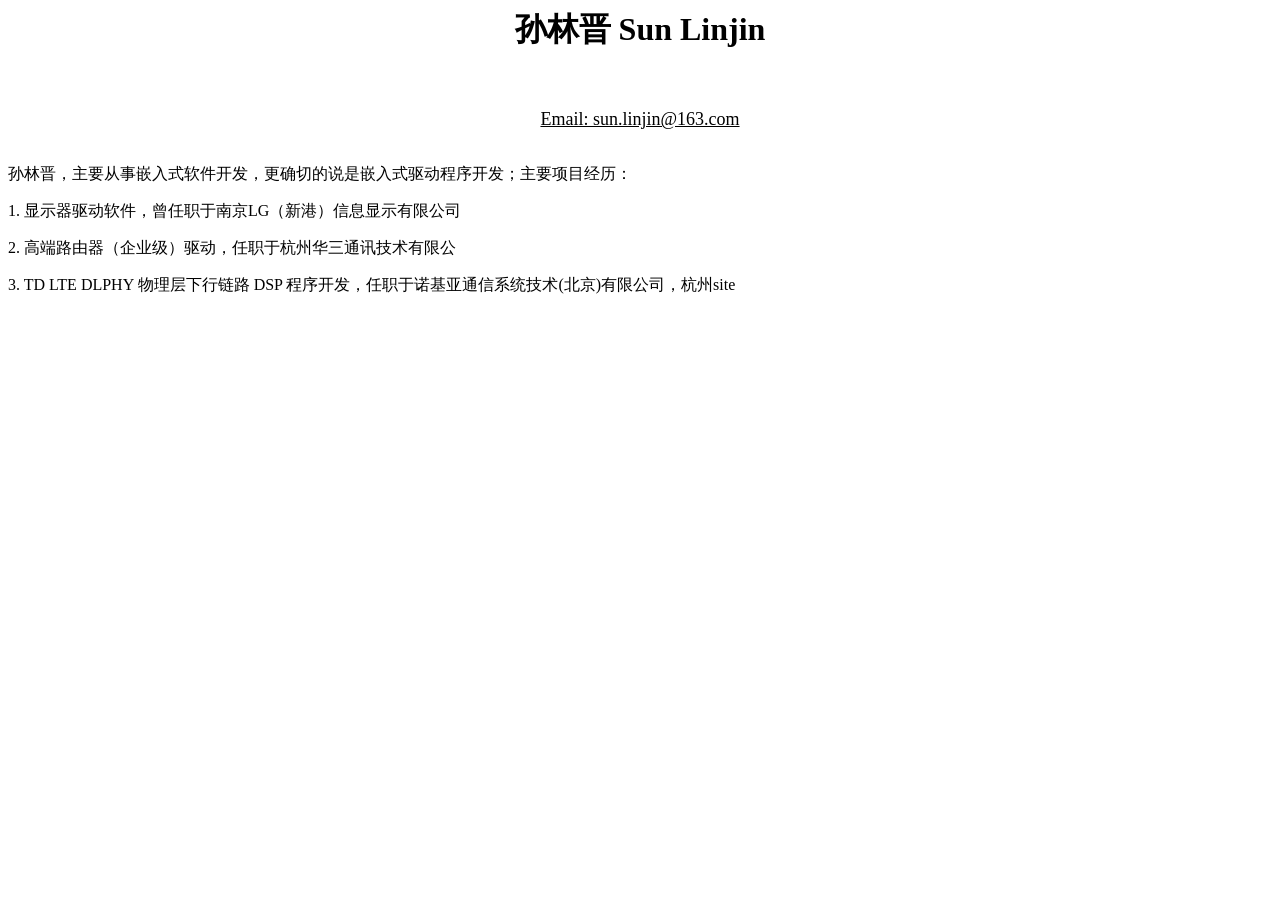
<file: backup.html>
<html>
<head>
<title>Sun Linjin's Home Page !</title>
</head>
<body>
    <h1 align="center">孙林晋 Sun Linjin</h1>
    <br/>  
    <br/>  
    <font size="4"><center><u>Email: sun.linjin@163.com</u></center></font>  
    <br/> 
    
    <p>孙林晋，主要从事嵌入式软件开发，更确切的说是嵌入式驱动程序开发；主要项目经历：</p>
    <p>    1. 显示器驱动软件，曾任职于南京LG（新港）信息显示有限公司</p>
    <p>    2. 高端路由器（企业级）驱动，任职于杭州华三通讯技术有限公</p>
    <p>    3. TD LTE DLPHY 物理层下行链路 DSP 程序开发，任职于​诺基亚通信系统技术(北京)有限公司，杭州site</p>
</body>
</html>
</file>
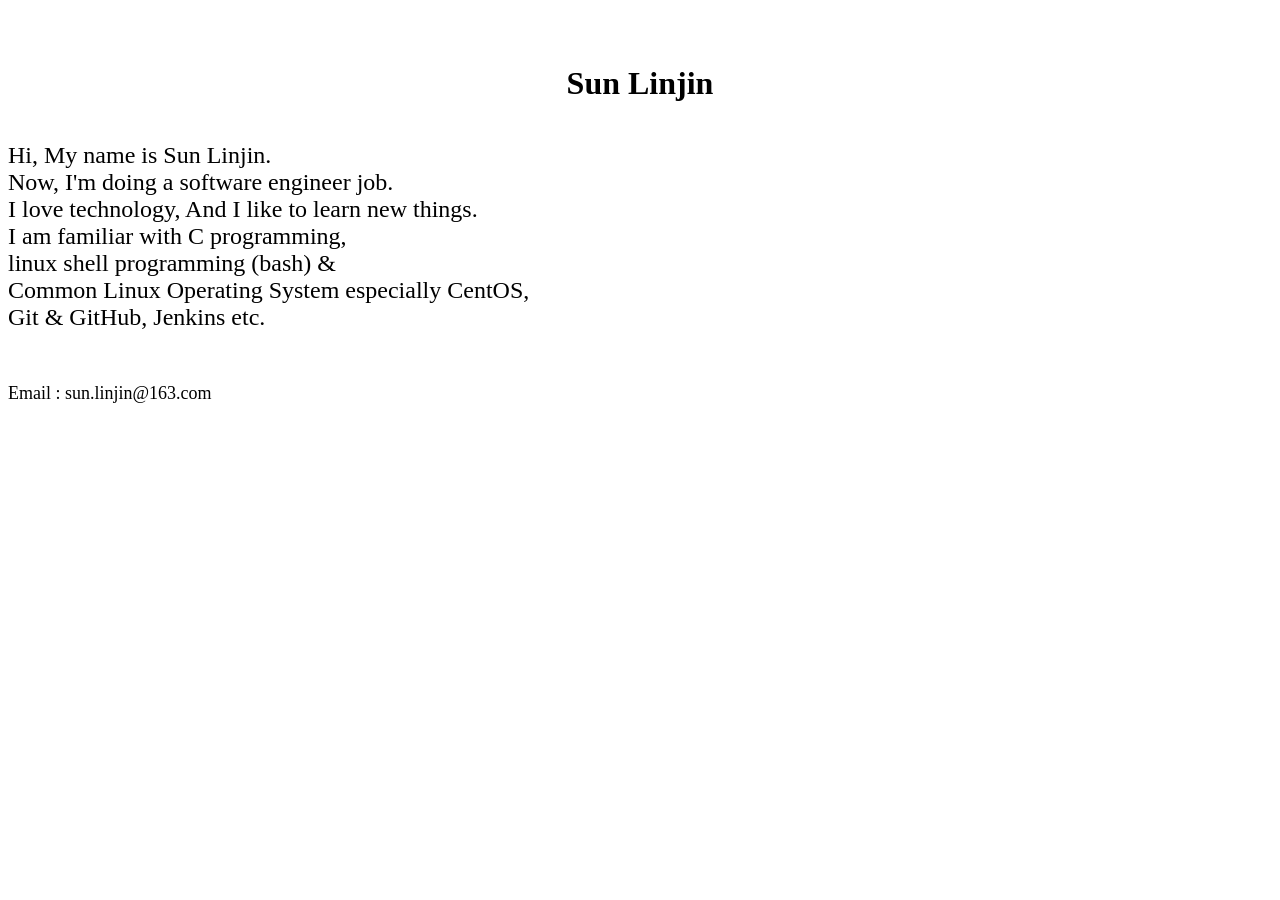
<file: forFun.html>
<html>
<head>
<title>Sun Linjin's Home Page !</title>
</head>
<body>
    <br/>
    <br/>
    <h1 align="center">Sun Linjin</h1>
    <br/>
    <font size="5">Hi, My name is Sun Linjin.</font><br/>
    <font size="5">Now, I'm doing a software engineer job.</font><br/>
    <font size="5">I love technology, And I like to learn new things.</font><br/>
    <font size="5">I am familiar with C programming,</font><br/>
    <font size="5">linux shell programming (bash) &</font><br/>
    <font size="5">Common Linux Operating System especially CentOS,</font><br/>
    <font size="5">Git & GitHub, Jenkins etc.</font><br/>
    <br/>

    <p></p>

    <br/>
    <font size="4">Email : sun.linjin@163.com</font>
    <br/>
</body>
</html>
</file>
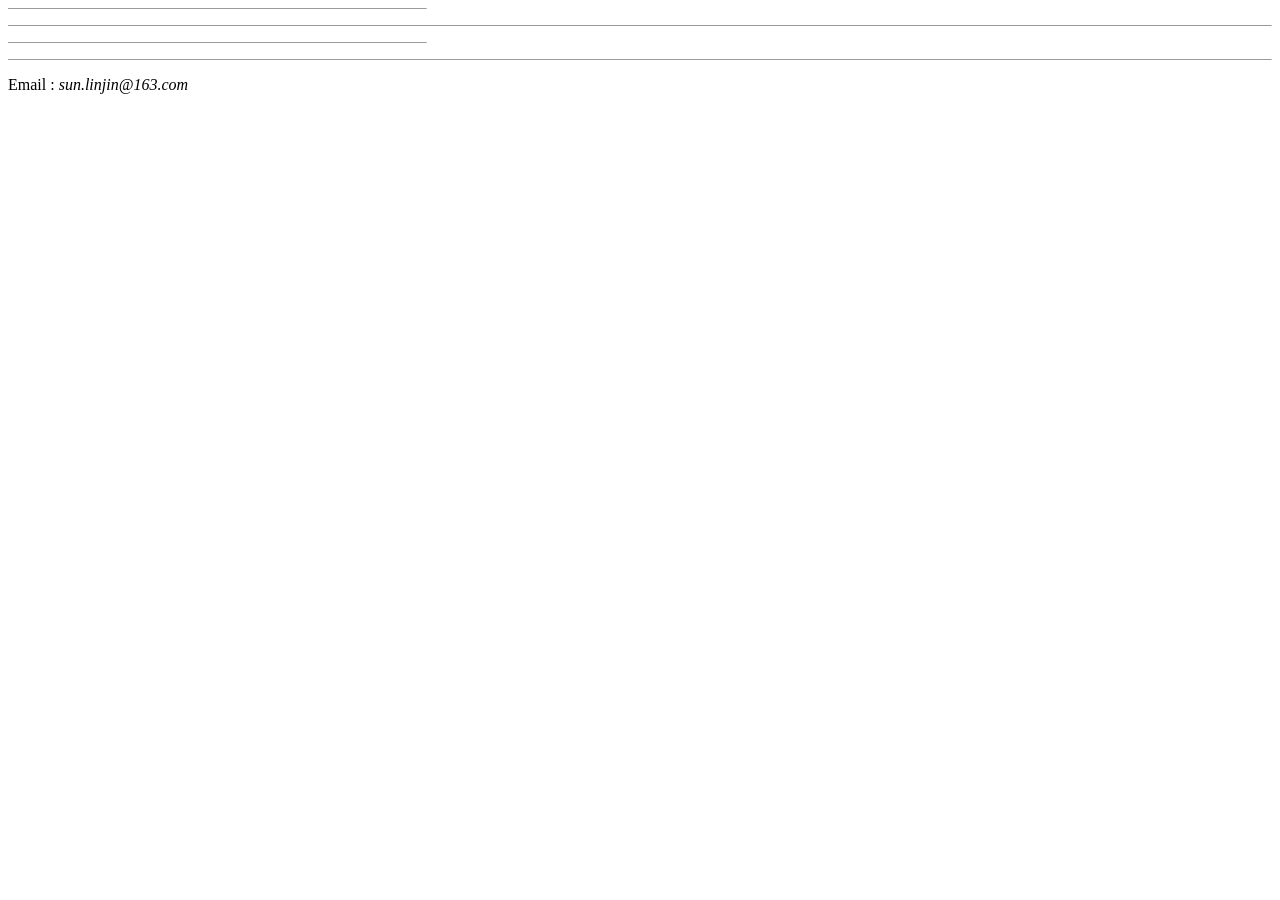
<file: index_files/header.htm>
<html xmlns:v="urn:schemas-microsoft-com:vml"
xmlns:o="urn:schemas-microsoft-com:office:office"
xmlns:w="urn:schemas-microsoft-com:office:word"
xmlns:m="http://schemas.microsoft.com/office/2004/12/omml"
xmlns="http://www.w3.org/TR/REC-html40">

<head>
<meta http-equiv=Content-Type content="text/html; charset=gb2312">
<meta name=ProgId content=Word.Document>
<meta name=Generator content="Microsoft Word 15">
<meta name=Originator content="Microsoft Word 15">
<link id=Main-File rel=Main-File href="../index.htm">
</head>

<body lang=ZH-CN>

<div style='mso-element:footnote-separator' id=fs>

<p class=MsoNormal><span lang=EN-US><span style='mso-special-character:footnote-separator'><![if !supportFootnotes]>

<hr align=left size=1 width="33%">

<![endif]></span></span></p>

</div>

<div style='mso-element:footnote-continuation-separator' id=fcs>

<p class=MsoNormal><span lang=EN-US><span style='mso-special-character:footnote-continuation-separator'><![if !supportFootnotes]>

<hr align=left size=1>

<![endif]></span></span></p>

</div>

<div style='mso-element:endnote-separator' id=es>

<p class=MsoNormal><span lang=EN-US><span style='mso-special-character:footnote-separator'><![if !supportFootnotes]>

<hr align=left size=1 width="33%">

<![endif]></span></span></p>

</div>

<div style='mso-element:endnote-continuation-separator' id=ecs>

<p class=MsoNormal><span lang=EN-US><span style='mso-special-character:footnote-continuation-separator'><![if !supportFootnotes]>

<hr align=left size=1>

<![endif]></span></span></p>

</div>

<div style='mso-element:footer' id=f1>

<p class=MsoFooter><span lang=EN-US>Email : <i style='mso-bidi-font-style:normal'>sun.linjin@163.com</i></span></p>

<p class=MsoFooter><span lang=EN-US><o:p>&nbsp;</o:p></span></p>

</div>

</body>

</html>
</file>
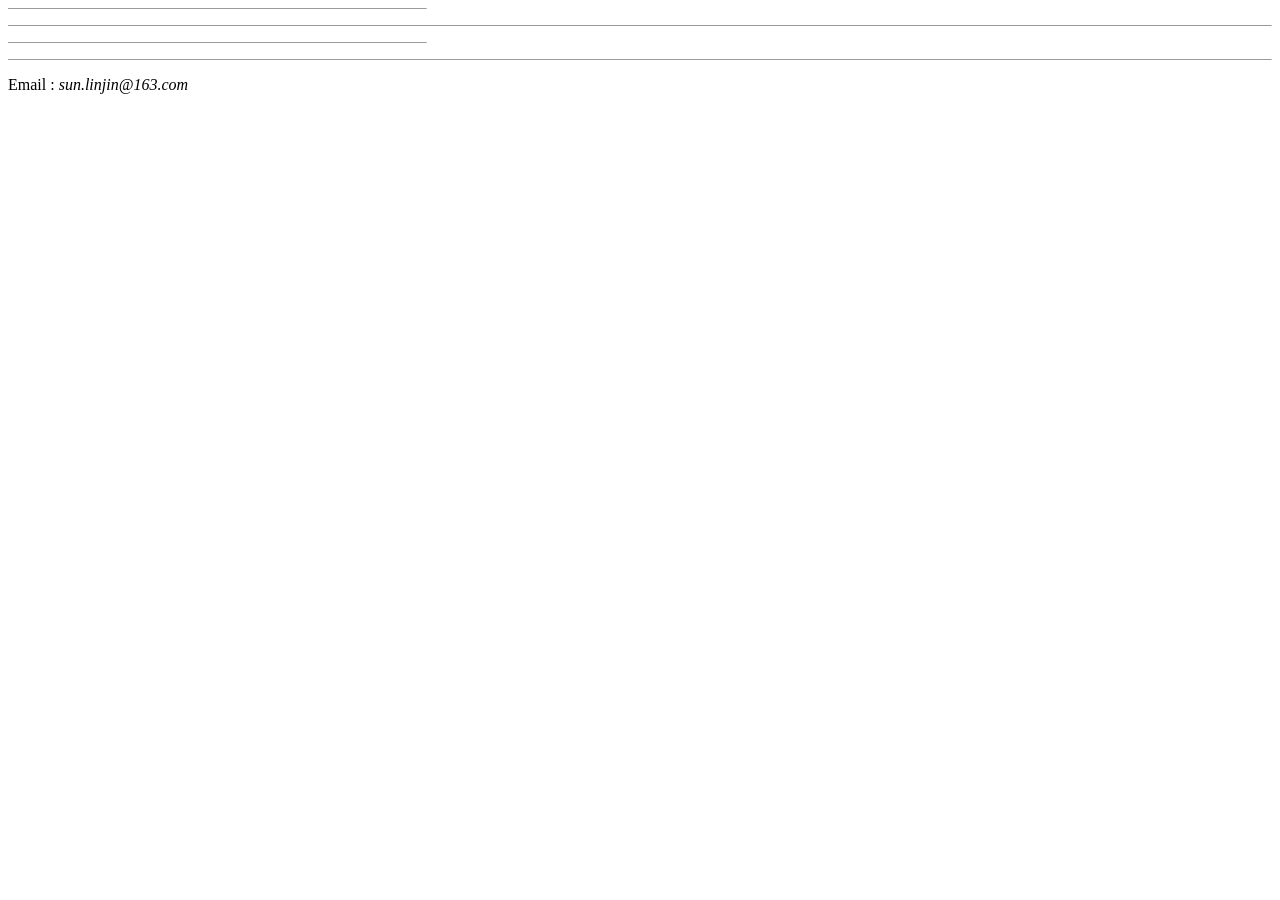
<file: index_files/header.html>
<html xmlns:v="urn:schemas-microsoft-com:vml"
xmlns:o="urn:schemas-microsoft-com:office:office"
xmlns:w="urn:schemas-microsoft-com:office:word"
xmlns:m="http://schemas.microsoft.com/office/2004/12/omml"
xmlns="http://www.w3.org/TR/REC-html40">

<head>
<meta http-equiv=Content-Type content="text/html; charset=gb2312">
<meta name=ProgId content=Word.Document>
<meta name=Generator content="Microsoft Word 15">
<meta name=Originator content="Microsoft Word 15">
<link id=Main-File rel=Main-File href="../index.html">
</head>

<body lang=ZH-CN>

<div style='mso-element:footnote-separator' id=fs>

<p class=MsoNormal><span lang=EN-US><span style='mso-special-character:footnote-separator'><![if !supportFootnotes]>

<hr align=left size=1 width="33%">

<![endif]></span></span></p>

</div>

<div style='mso-element:footnote-continuation-separator' id=fcs>

<p class=MsoNormal><span lang=EN-US><span style='mso-special-character:footnote-continuation-separator'><![if !supportFootnotes]>

<hr align=left size=1>

<![endif]></span></span></p>

</div>

<div style='mso-element:endnote-separator' id=es>

<p class=MsoNormal><span lang=EN-US><span style='mso-special-character:footnote-separator'><![if !supportFootnotes]>

<hr align=left size=1 width="33%">

<![endif]></span></span></p>

</div>

<div style='mso-element:endnote-continuation-separator' id=ecs>

<p class=MsoNormal><span lang=EN-US><span style='mso-special-character:footnote-continuation-separator'><![if !supportFootnotes]>

<hr align=left size=1>

<![endif]></span></span></p>

</div>

<div style='mso-element:footer' id=f1>

<p class=MsoFooter><span lang=EN-US>Email : <i style='mso-bidi-font-style:normal'>sun.linjin@163.com</i></span></p>

<p class=MsoFooter><span lang=EN-US><o:p>&nbsp;</o:p></span></p>

</div>

</body>

</html>
</file>
<file: style.css>
:root {
  --bg: #ffffff;          /* 主背景：白色 */
  --card: #f6f8fa;        /* 卡片背景：浅灰 */
  --text: #1f2328;        /* 主文字：深灰黑 */
  --accent: #0969da;      /* 强调色：蓝色 */
  --muted: #656d76;       /* 次要文字：中灰 */
  --border: #d0d7de;      /* 边框色 */
}

* { box-sizing: border-box; margin: 0; padding: 0; }
body {
  font-family: system-ui, -apple-system, sans-serif;
  background: var(--bg);
  color: var(--text);
  line-height: 1.6;
}

header {
  position: sticky;
  top: 0;
  background: rgba(255, 255, 255, 0.95);
  backdrop-filter: blur(10px);
  border-bottom: 1px solid var(--border);
  z-index: 10;
}

nav {
  max-width: 1100px;
  margin: 0 auto;
  display: flex;
  justify-content: space-between;
  align-items: center;
  padding: 1rem 2rem;
}

nav ul { display: flex; list-style: none; gap: 1.5rem; }
nav a { color: var(--text); text-decoration: none; }
nav a:hover { color: var(--accent); }

.hero {
  text-align: center;
  padding: 8rem 2rem 4rem;
  background: linear-gradient(135deg, #ffffff, #f6f8fa);
}

.hero h1 { font-size: 3.5rem; margin-bottom: 0.5rem; color: var(--text); }
.subtitle { color: var(--accent); font-size: 1.4rem; }
.tagline { color: var(--muted); margin-top: 1rem; }

.section {
  max-width: 1100px;
  margin: 0 auto;
  padding: 4rem 2rem;
}

h2 {
  font-size: 2rem;
  margin-bottom: 1.5rem;
  border-bottom: 2px solid var(--accent);
  display: inline-block;
  color: var(--text);
}

.skills-grid {
  display: grid;
  grid-template-columns: repeat(auto-fit, minmax(280px, 1fr));
  gap: 1rem;
}

.skill {
  background: var(--card);
  padding: 1rem;
  border-radius: 8px;
  border: 1px solid var(--border);
}

.skill .bar {
  height: 8px;
  background: #eaeef2;
  border-radius: 4px;
  margin-top: 0.5rem;
  overflow: hidden;
}

.skill .fill {
  height: 100%;
  background: var(--accent);
}

.cards {
  display: grid;
  grid-template-columns: repeat(auto-fit, minmax(300px, 1fr));
  gap: 1.5rem;
}

.card {
  background: var(--card);
  padding: 1.5rem;
  border-radius: 12px;
  border: 1px solid var(--border);
  transition: transform 0.2s, box-shadow 0.2s;
}

.card:hover {
  transform: translateY(-4px);
  box-shadow: 0 8px 24px rgba(0,0,0,0.08);
}

.tags span {
  display: inline-block;
  background: #ddf4ff;
  color: #0969da;
  padding: 0.2rem 0.6rem;
  border-radius: 12px;
  font-size: 0.8rem;
  margin-right: 0.5rem;
  margin-top: 0.5rem;
}

.contact-links a {
  display: inline-block;
  margin: 0.5rem 1rem 0.5rem 0;
  color: var(--accent);
  text-decoration: none;
}

.contact-links a:hover {
  text-decoration: underline;
}

footer {
  text-align: center;
  padding: 2rem;
  color: var(--muted);
  border-top: 1px solid var(--border);
  margin-top: 2rem;
}

@media (max-width: 768px) {
  .hero h1 { font-size: 2.5rem; }
  nav ul { display: none; }
}
</file>
